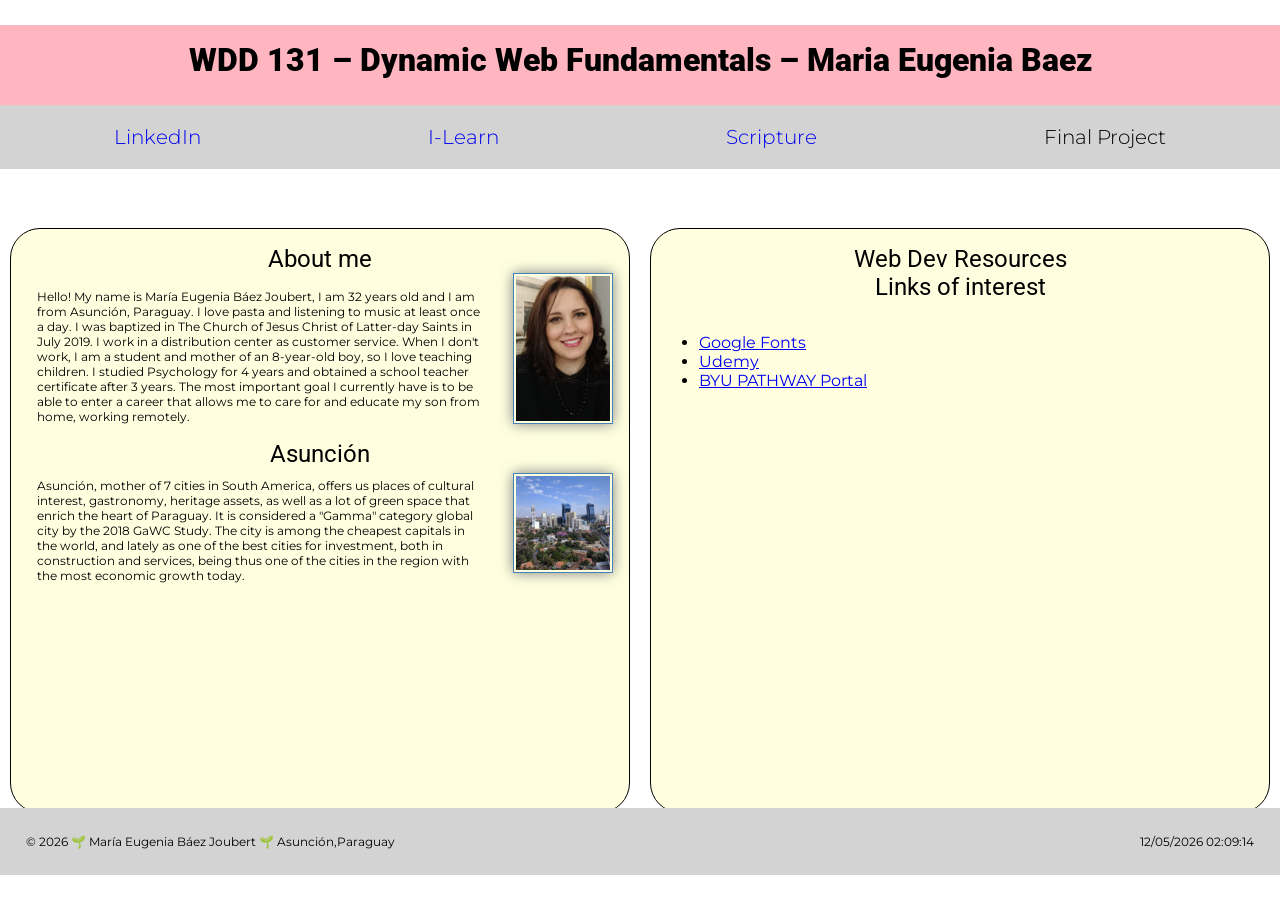
<file: index.html>
<!doctype html>
<html lang="en-US">
  <head>
    <meta charset="utf-8">
    <meta name="viewport" content="width=device-width">
    <title>WDD 131 - Dynamic Web Fundamentals - Maria Eugenia Baez</title>
    <link rel="stylesheet" href="styles/base.css">
    <meta name="description" content="This is the index page for WDD 131 – Dynamic Web Fundamentals, created by Maria Eugenia Baez. Learn more about her background, interests, and city of origin.">
    <meta name="author" content="María Eugenia Báez">
    <script defer src="scripts/getdates.js"></script>
  </head>
  <body>
    <header>
        <h1><span id="course-title">WDD 131 – Dynamic Web Fundamentals</span> – Maria Eugenia Baez</h1>
        <nav>
            <a href="https://www.linkedin.com/in/maría-eugenia-báez-joubert">LinkedIn</a>
            <a href="https://byui.instructure.com/">I-Learn</a>
            <a href="https://www.churchofjesuschrist.org/study/scriptures/bofm/enos/1?lang=spa">Scripture</a>
            <a>Final Project</a>
        </nav>
    </header>
    <main>
        <div class="container">
            <section class="card">
                <h2>About me</h2>
                <div class="about">
                    <p>Hello! My name is María Eugenia Báez Joubert, I am 32 years old and I am from Asunción, Paraguay.
                    I love pasta and listening to music at least once a day.
                    I was baptized in The Church of Jesus Christ of Latter-day Saints in July 2019. I work in a distribution center as customer service.
                    When I don't work, I am a student and mother of an 8-year-old boy, so I love teaching children.
                    I studied Psychology for 4 years and obtained a school teacher certificate after 3 years. The most important goal I currently have is to be able to enter a career that allows me to care for and educate my son from home, working remotely.</p>
                    <img class="aboutimage" src="images/profile.jpeg" alt="Hello, my name is Maria Eugenia" width="200"> 
                </div>   
                <h2>Asunción</h2>
                <div class="country">
                    <p>Asunción, mother of 7 cities in South America, offers us places of cultural interest, gastronomy, heritage assets, as well as a lot of green space that enrich the heart of Paraguay. It is considered a "Gamma" category global city by the 2018 GaWC Study. The city is among the cheapest capitals in the world, and lately as one of the best cities for investment, both in construction and services, being thus one of the cities in the region with the most economic growth today.</p>
                    <img class="countryimage" src="images/Asuncion.jpg" alt="Asunción landscape">
                </div>
            </section>
           
            <section class="card2">
                <h2>Web Dev Resources</h2>
                <h2>Links of interest</h2>
                <ul class="resources">
                    <li><a href="https://www.fonts.google.com" target="_blank">Google Fonts</a></li>
                    <li><a href="https://www.udemy.com/?utm_source=adwords&utm_medium=udemyads&utm_campaign=Branded-Topic_la.ES_cc.LATAM&campaigntype=Search&portfolio=BrandTopic&language=ES&product=Course&test=&audience=Keyword&topic=&priority=&utm_content=deal4584&utm_term=_._ag_122876139243_._ad_604231009895_._kw_cursos%20udemi_._de_c_._dm__._pl__._ti_kwd-981101928127_._li_1011782_._pd__._&matchtype=b&gad_source=1&gclid=Cj0KCQjwgL-3BhDnARIsAL6KZ69Gf1G2subRylRYyDjAL9Yqgz5Ic9U2nKDcVXAjUmNPHnoq2un6dIgaAiWtEALw_wcB" target="_blank">Udemy</a></li>
                    <li><a href="https://degreeportal.byupathway.org/?providerId=8389" target="_blank">BYU PATHWAY Portal</a></li>
                </ul>
            </section>
        </div>
    </main>
    <footer>
        <p>&copy; <span id="currentyear"></span> 🌱 María Eugenia Báez Joubert 🌱 Asunción,Paraguay</p>
        <p><span id="lastModified"></span></p>
    </footer>
  </body>
</html>
</file>
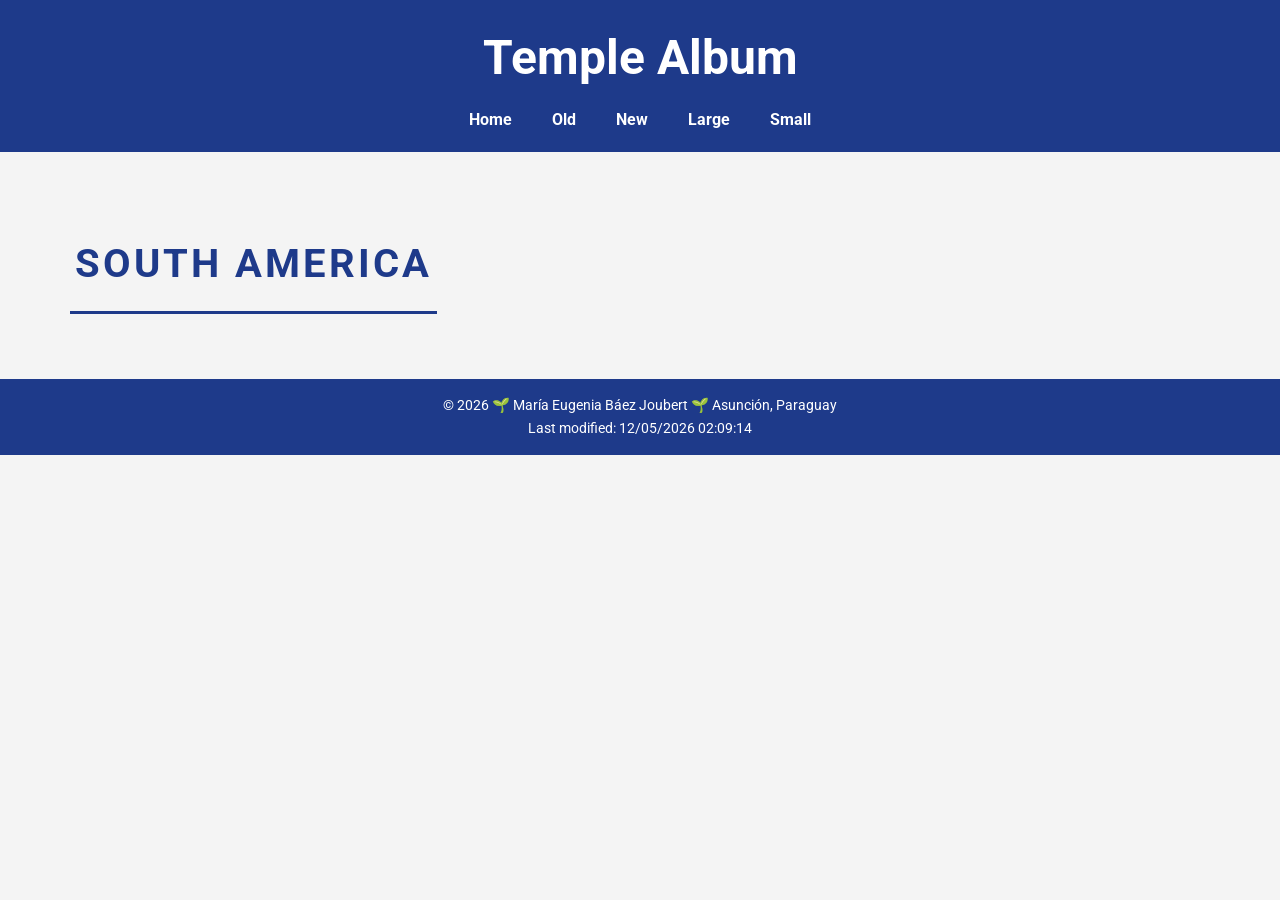
<file: filtered-temples.html>
<!DOCTYPE html>
<html lang="en-US">
<head>
    <meta charset="UTF-8">
    <meta name="viewport" content="width=device-width, initial-scale=1">
    <meta name="description" content="WDD 131. Dynamic Web Fundamentals. Maria Eugenia Baez temple album">
    <meta name="author" content="Maria Eugenia Baez">
    <title>Temple Album</title>
    <link rel="stylesheet" href="styles/filtered-temples.css">
    <link rel="stylesheet" href="styles/filtered-temples-large.css">
    <script defer src="scripts/filtered-temples.js"></script>
</head>
<body>
    <!-- Header Section -->
    <header>
        <h1>Temple Album</h1>
        <!-- Hamburger Button for Mobile View -->
        <button class="hamburger" id="hamburger-btn">&#9776;</button>
        <nav id="nav-menu">
            <ul>
                <li><a href="#">Home</a></li>
                <li><a href="#">Old</a></li>
                <li><a href="#">New</a></li>
                <li><a href="#">Large</a></li>
                <li><a href="#">Small</a></li>
            </ul>
        </nav>
    </header>
    <!-- Main Content Section -->
    <main>
        <h2>South America</h2>

    </main>
    <!-- Footer Section -->
    <footer>
        <p>&copy; <span id="currentyear"></span> 🌱 María Eugenia Báez Joubert 🌱 Asunción, Paraguay</p>
        <p>Last modified: <span id="lastModified"></span></p>
    </footer>
</body>
</html>
</file>
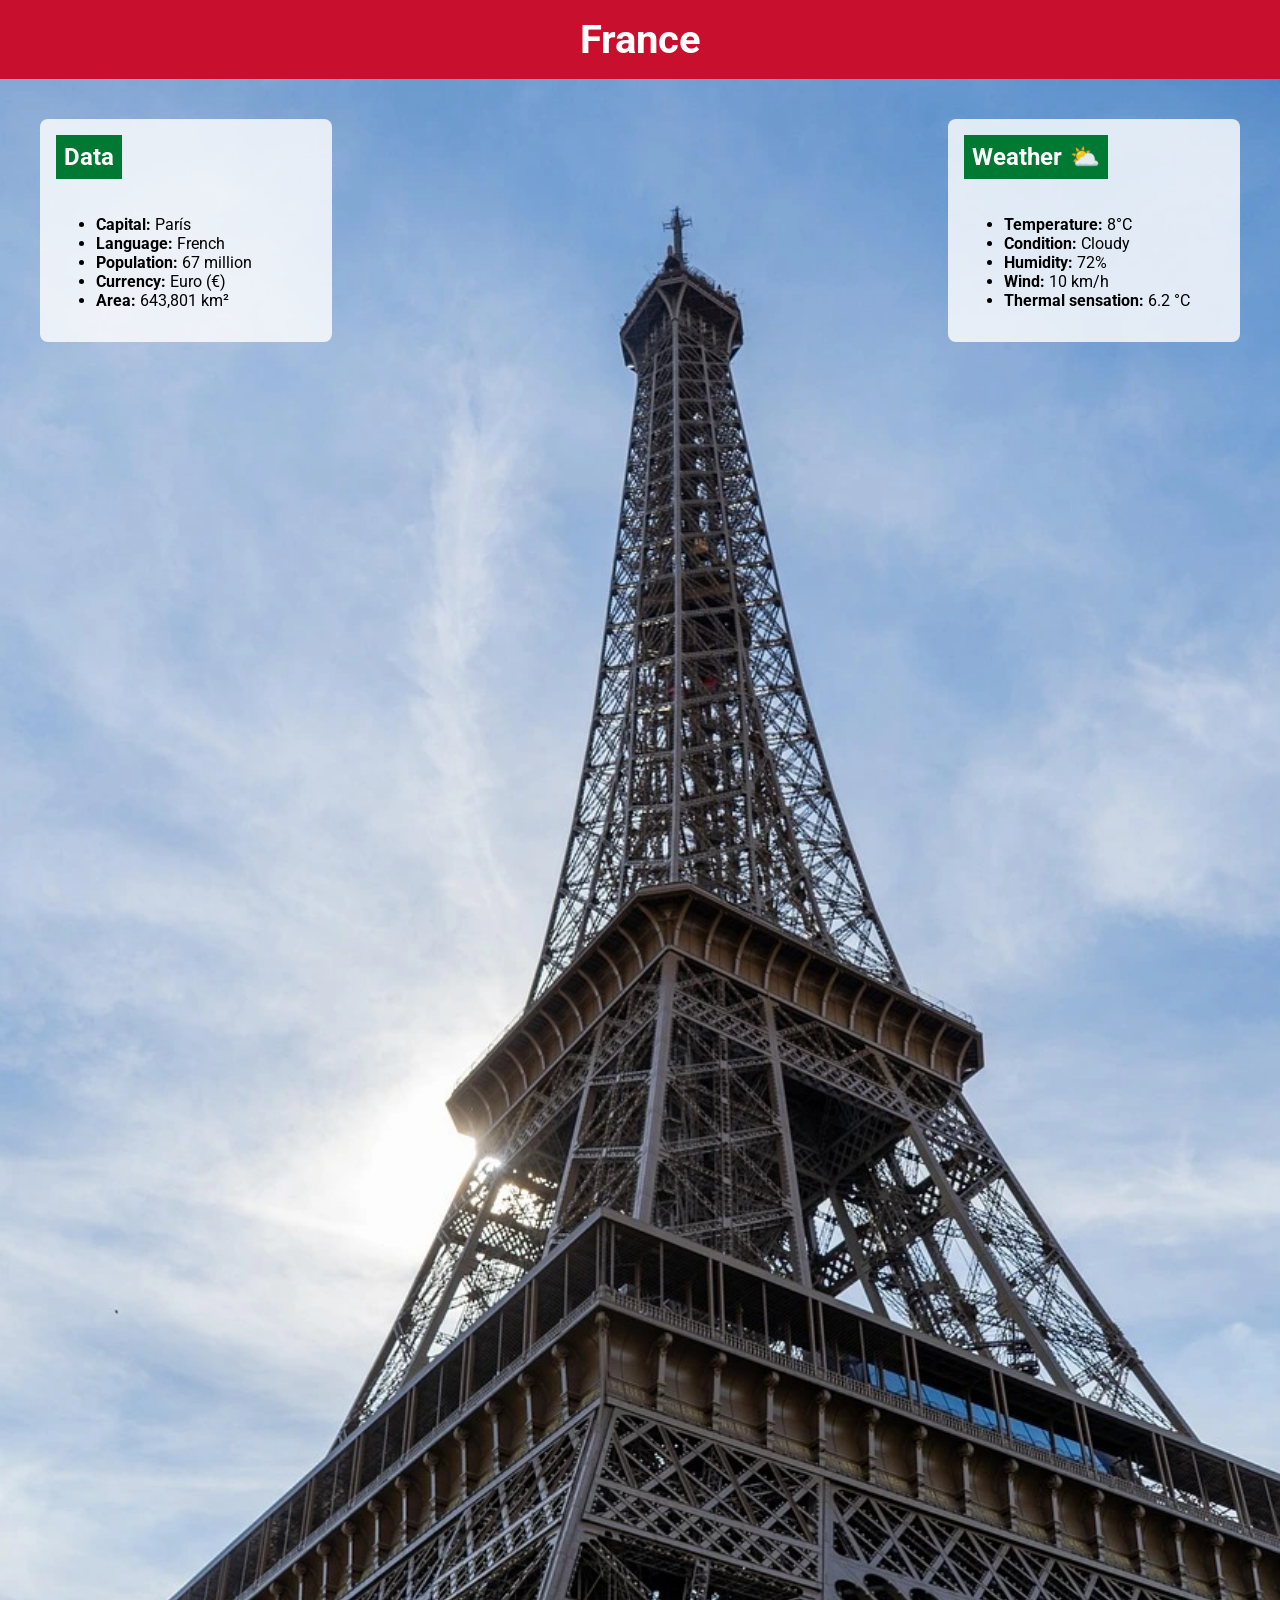
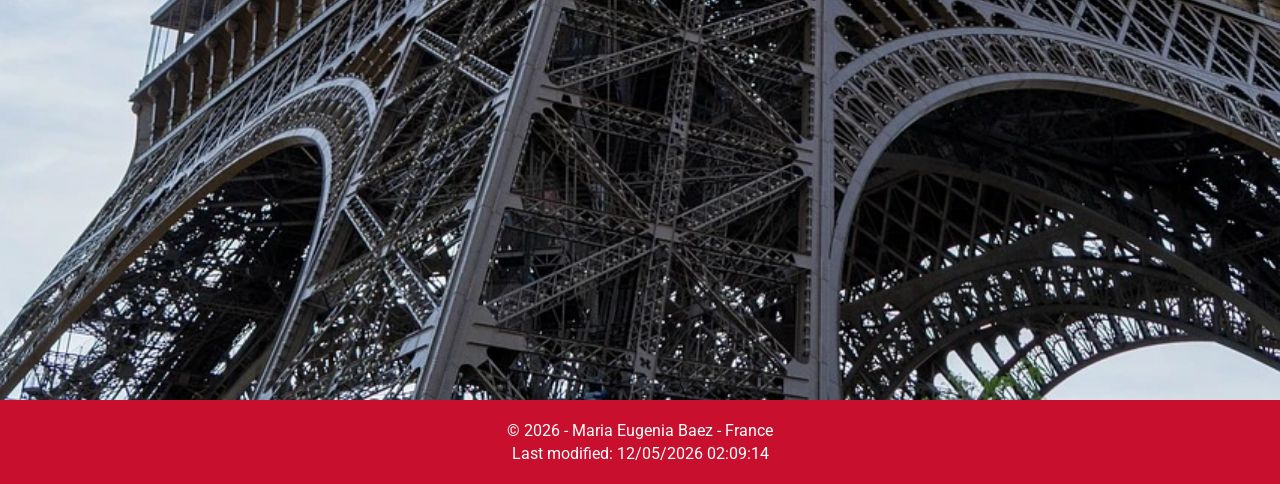
<file: place.html>
<!DOCTYPE html>
<html lang="en-US">
<head>
    <meta charset="utf-8">
    <meta name="viewport" content="width=device-width, initial-scale=1">
    <meta name="description" content="WDD 131. Dynamic Web Fundamentals. Maria Eugenia Baez country page">
    <meta name="author" content="Maria Eugenia Baez">
    <script defer src="scripts/place.js"></script>
    <title>Country page</title>

    <!-- Estilos -->
    <link rel="stylesheet" href="styles/place.css" media="screen and (max-width: 767px)">
    <link rel="stylesheet" href="styles/place-large.css" media="screen and (min-width: 768px)">
    <link href="https://fonts.googleapis.com/css2?family=Roboto&display=swap" rel="stylesheet">
</head>

<body>
    <header>
        <h1>France</h1>
    </header>

    <main>
        <!-- Imagen principal adaptable -->
        <picture>
            <source srcset="images/francia-desktop.webp" media="(min-width: 768px)">
            <source srcset="images/francia-mobile.webp" media="(max-width: 767px)">
            <img src="images/francia-mobile.webp" alt="Paisaje icónico de Francia" class="hero-img">
        </picture>

        <!-- Contenedor flexible -->
        <div class="info-container">
        <!-- Datos del país -->
            <section class="data">
                <h2>Data</h2>
                <ul>
                    <li><strong>Capital:</strong> París</li>
                    <li><strong>Language:</strong> French</li>
                    <li><strong>Population:</strong> 67 million</li>
                    <li><strong>Currency:</strong> Euro (€)</li>
                    <li><strong>Area:</strong> 643,801 km²</li>
                </ul>
            </section>
        <!-- Sección del clima -->
            <section class="weather">
                <h2>Weather</h2>
                <img class="weather-icon-mobile" src="images/cloudy.svg.svg" alt="Clima nublado">
                <ul>
                    <li><strong>Temperature:</strong> <span id="temp">8</span>°C</li>
                    <li><strong>Condition:</strong> Cloudy</li>
                    <li><strong>Humidity:</strong> 72%</li>
                    <li><strong>Wind:</strong> <span id="wind">10</span> km/h</li>
                    <li><strong>Thermal sensation:</strong> <span id="windchill">N/A</span></li>
                </ul>
            </section>
        </div>
    </main>
    <footer>
        <p>&copy; <span id="year"></span> - Maria Eugenia Baez - France</p>
        <p>Last modified: <span id="modDate"></span></p>
    </footer>
</body>
</html>
</file>
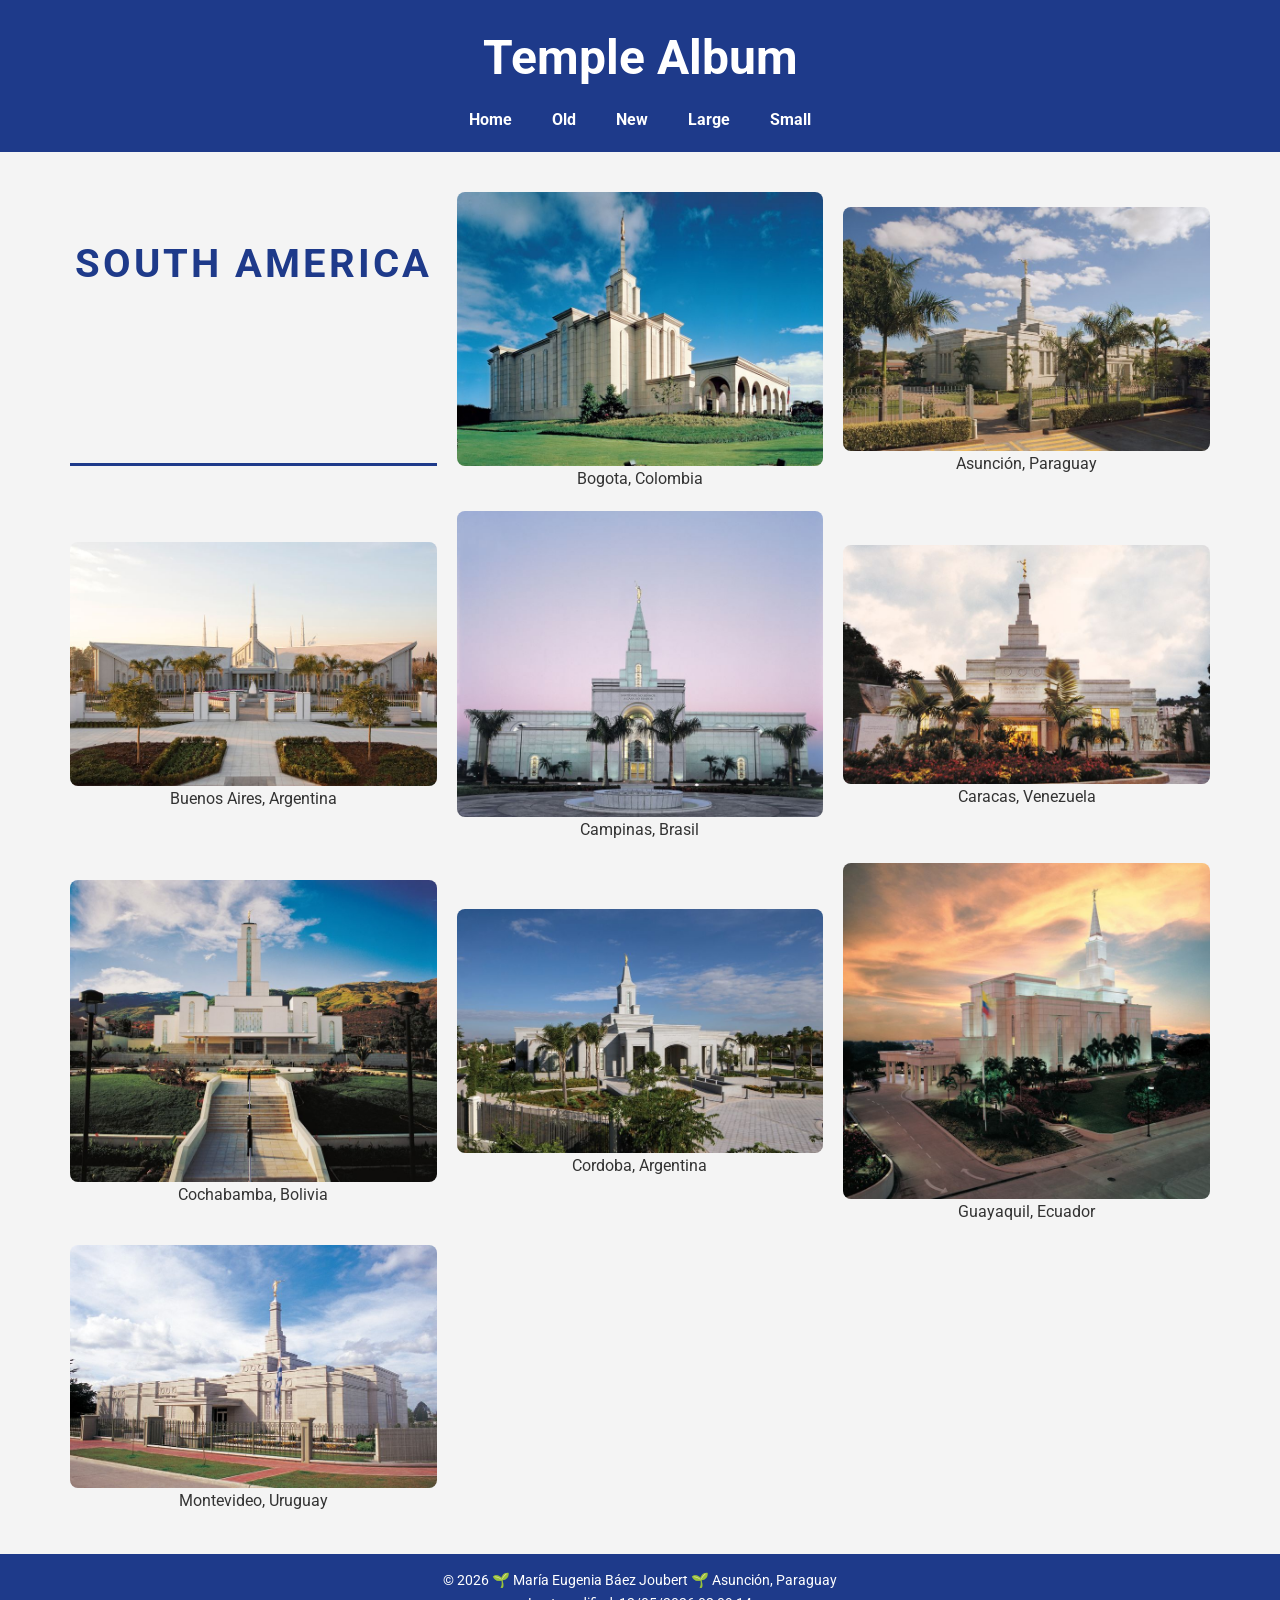
<file: temples.html>
<!DOCTYPE html>
<html lang="en-US">
<head>
    <meta charset="UTF-8">
    <meta name="viewport" content="width=device-width, initial-scale=1">
    <meta name="description" content="WDD 131. Dynamic Web Fundamentals. Maria Eugenia Baez temple album">
    <meta name="author" content="Maria Eugenia Baez">
    <title>Temple Album</title>
    <link rel="stylesheet" href="styles/temples.css">
    <link rel="stylesheet" href="styles/temples-large.css">
    <script defer src="scripts/temples.js"></script>
</head>
<body>
    <!-- Header Section -->
    <header>
        <h1>Temple Album</h1>
        <!-- Hamburger Button for Mobile View -->
        <button class="hamburger" id="hamburger-btn">&#9776;</button>
        <nav id="nav-menu">
            <ul>
                <li><a href="#">Home</a></li>
                <li><a href="#">Old</a></li>
                <li><a href="#">New</a></li>
                <li><a href="#">Large</a></li>
                <li><a href="#">Small</a></li>
            </ul>
        </nav>
    </header>
    <!-- Main Content Section -->
    <main>
        <h2>South America</h2>
        <!-- Temple 1 -->
        <figure>
            <img src="images/temple1.jpeg" alt="Temple of Bogota">
            <figcaption>Bogota, Colombia</figcaption>
        </figure>
        <!-- Temple 2 -->
        <figure>
            <img src="images/temple2.jpeg" alt="Temple of Asuncion">
            <figcaption>Asunción, Paraguay</figcaption>
        </figure>
        <!-- Temple 3 -->
        <figure>
            <img src="images/temple3.jpeg" alt="Temple of Buenos Aires">
            <figcaption>Buenos Aires, Argentina</figcaption>
        </figure>
        <!-- Temple 4 -->
        <figure>
            <img src="images/temple4.jpeg" alt="Temple of Campinas">
            <figcaption>Campinas, Brasil</figcaption>
        </figure>
        <!-- Temple 5 -->
        <figure>
            <img src="images/temple5.jpeg" alt="Temple of Caracas">
            <figcaption>Caracas, Venezuela</figcaption>
        </figure>
        <!-- Temple 6 -->
        <figure>
            <img src="images/temple6.jpeg" alt="Temple of Cochabamba">
            <figcaption>Cochabamba, Bolivia</figcaption>
        </figure>
        <!-- Temple 7 -->
        <figure>
            <img src="images/temple7.jpeg" alt="Temple of Cordoba">
            <figcaption>Cordoba, Argentina</figcaption>
        </figure>
        <!-- Temple 8 -->
        <figure>
            <img src="images/temple8.jpeg" alt="Temple of Guayaquil">
            <figcaption>Guayaquil, Ecuador</figcaption>
        </figure>
        <!-- Temple 9 -->
        <figure>
            <img src="images/temple9.jpeg" alt="Temple of Montevideo">
            <figcaption>Montevideo, Uruguay</figcaption>
        </figure>
    </main>
    <!-- Footer Section -->
    <footer>
        <p>&copy; <span id="currentyear"></span> 🌱 María Eugenia Báez Joubert 🌱 Asunción, Paraguay</p>
        <p>Last modified: <span id="lastModified"></span></p>
    </footer>
</body>
</html>
</file>
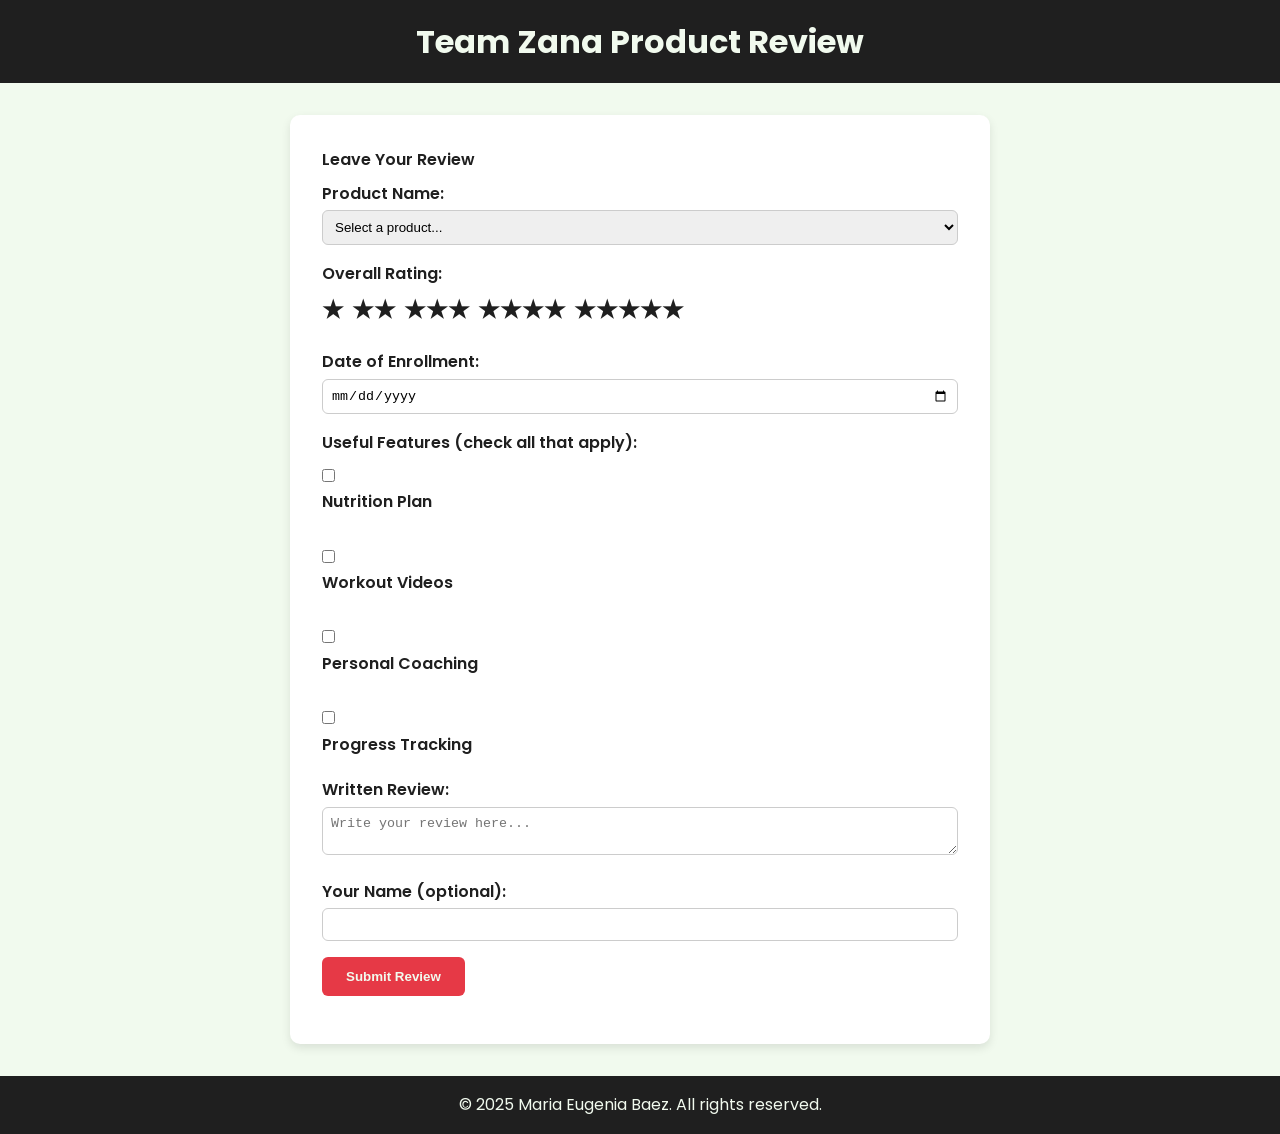
<file: project/form.html>
<!DOCTYPE html>
<html lang="en">
<head>
    <meta charset="UTF-8">
    <meta name="viewport" content="width=device-width, initial-scale=1.0">
    <title>Team Zana | Product Review Form</title>
    <link rel="stylesheet" href="styles/form.css">
    <link rel="stylesheet" href="styles/form-large.css" media="screen and (min-width: 768px)">
    <script defer src="scripts/form.js"></script>
</head>
<body>
    <header>
        <h1>Team Zana Product Review</h1>
    </header>

    <main>
        <form action="review.html" method="get" id="reviewForm">
            <fieldset>
                <legend>Leave Your Review</legend>

                <!-- Product Name -->
                <label for="productName">Product Name:</label>
                <select id="productName" name="productName" required>
                    <option value="" disabled selected>Select a product...</option>
                </select>

                <!-- Overall Rating -->
                <label>Overall Rating:</label>
                <div class="rating">
                    <input type="radio" id="rate1" name="rating" value="1" required>
                    <label for="rate1">★</label>

                    <input type="radio" id="rate2" name="rating" value="2">
                    <label for="rate2">★★</label>

                    <input type="radio" id="rate3" name="rating" value="3">
                    <label for="rate3">★★★</label>

                    <input type="radio" id="rate4" name="rating" value="4">
                    <label for="rate4">★★★★</label>

                    <input type="radio" id="rate5" name="rating" value="5">
                    <label for="rate5">★★★★★</label>
                </div>

                <!-- Date of Enrollment -->
                <label for="installDate">Date of Enrollment:</label>
                <input type="date" id="installDate" name="installDate" required>

                <!-- Useful Features -->
                <fieldset>
                    <legend>Useful Features (check all that apply):</legend>
                    <input type="checkbox" id="feature1" name="features" value="Nutrition Plan">
                    <label for="feature1">Nutrition Plan</label><br>

                    <input type="checkbox" id="feature2" name="features" value="Workout Videos">
                    <label for="feature2">Workout Videos</label><br>

                    <input type="checkbox" id="feature3" name="features" value="Personal Coaching">
                    <label for="feature3">Personal Coaching</label><br>

                    <input type="checkbox" id="feature4" name="features" value="Progress Tracking">
                    <label for="feature4">Progress Tracking</label>
                </fieldset>

                <!-- Written Review -->
                <label for="reviewText">Written Review:</label>
                <textarea id="reviewText" name="reviewText" placeholder="Write your review here..."></textarea>

                <!-- User Name -->
                <label for="userName">Your Name (optional):</label>
                <input type="text" id="userName" name="userName">

                <!-- Submit Button -->
                <input type="submit" value="Submit Review">
            </fieldset>
        </form>
    </main>

    <footer>
        <p>&copy; 2025 Maria Eugenia Baez. All rights reserved.</p>
    </footer>
</body>
</html>
</file>
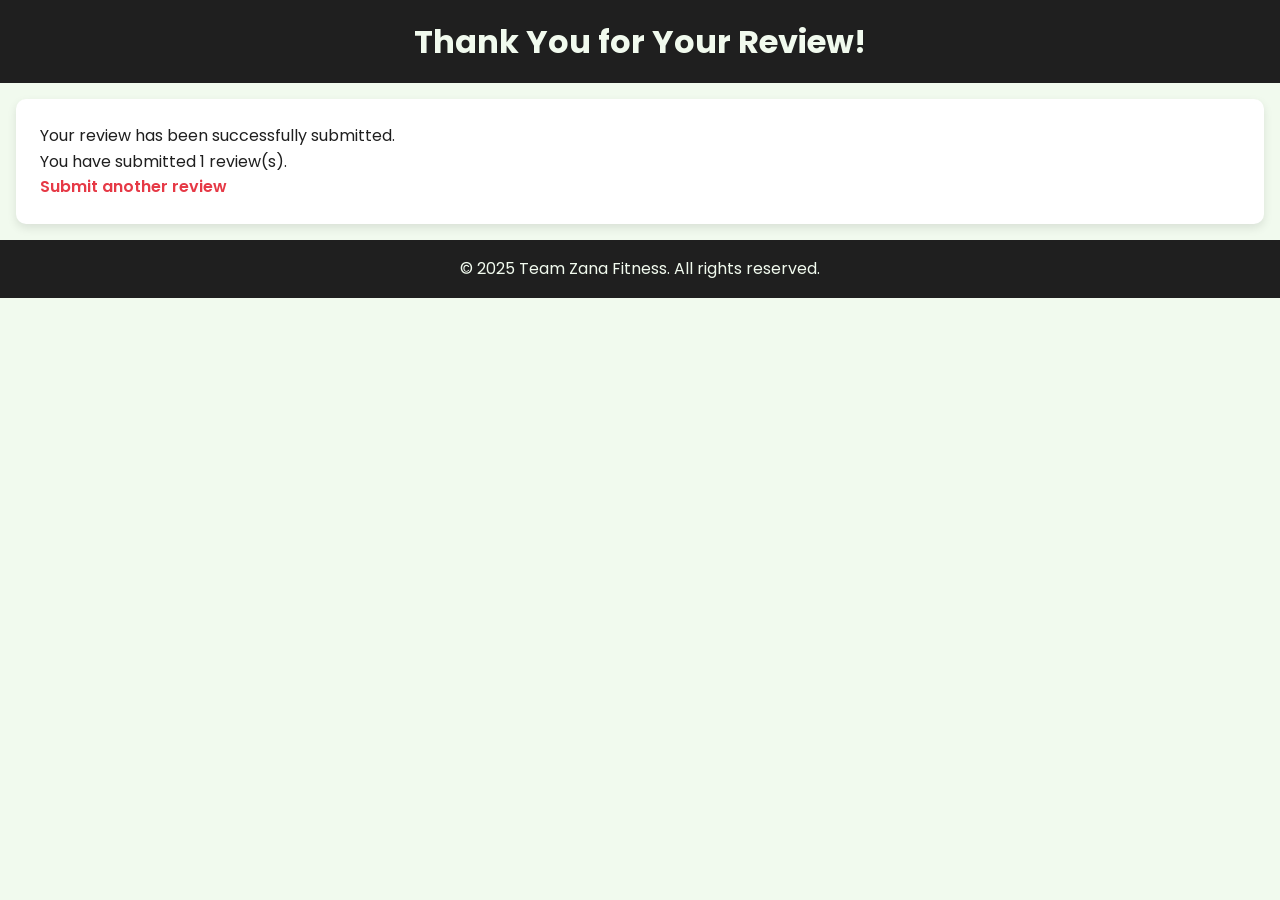
<file: project/review.html>
<!DOCTYPE html>
<html lang="en">
<head>
    <meta charset="UTF-8">
    <meta name="viewport" content="width=device-width, initial-scale=1.0">
    <title>Review Submitted</title>
    <link rel="stylesheet" href="styles/form.css">
    <script defer>
        document.addEventListener('DOMContentLoaded', () => {
            let counter = localStorage.getItem('reviewCount') || 0;
            counter++;
            localStorage.setItem('reviewCount', counter);
            document.getElementById('count').textContent = counter;
        });
    </script>
</head>
<body>
    <header>
        <h1>Thank You for Your Review!</h1>
    </header>
    <main>
        <p>Your review has been successfully submitted.</p>
        <p>You have submitted <span id="count"></span> review(s).</p>
        <a href="form.html">Submit another review</a>
    </main>
    <footer>
        <p>&copy; 2025 Team Zana Fitness. All rights reserved.</p>
    </footer>
</body>
</html>
</file>
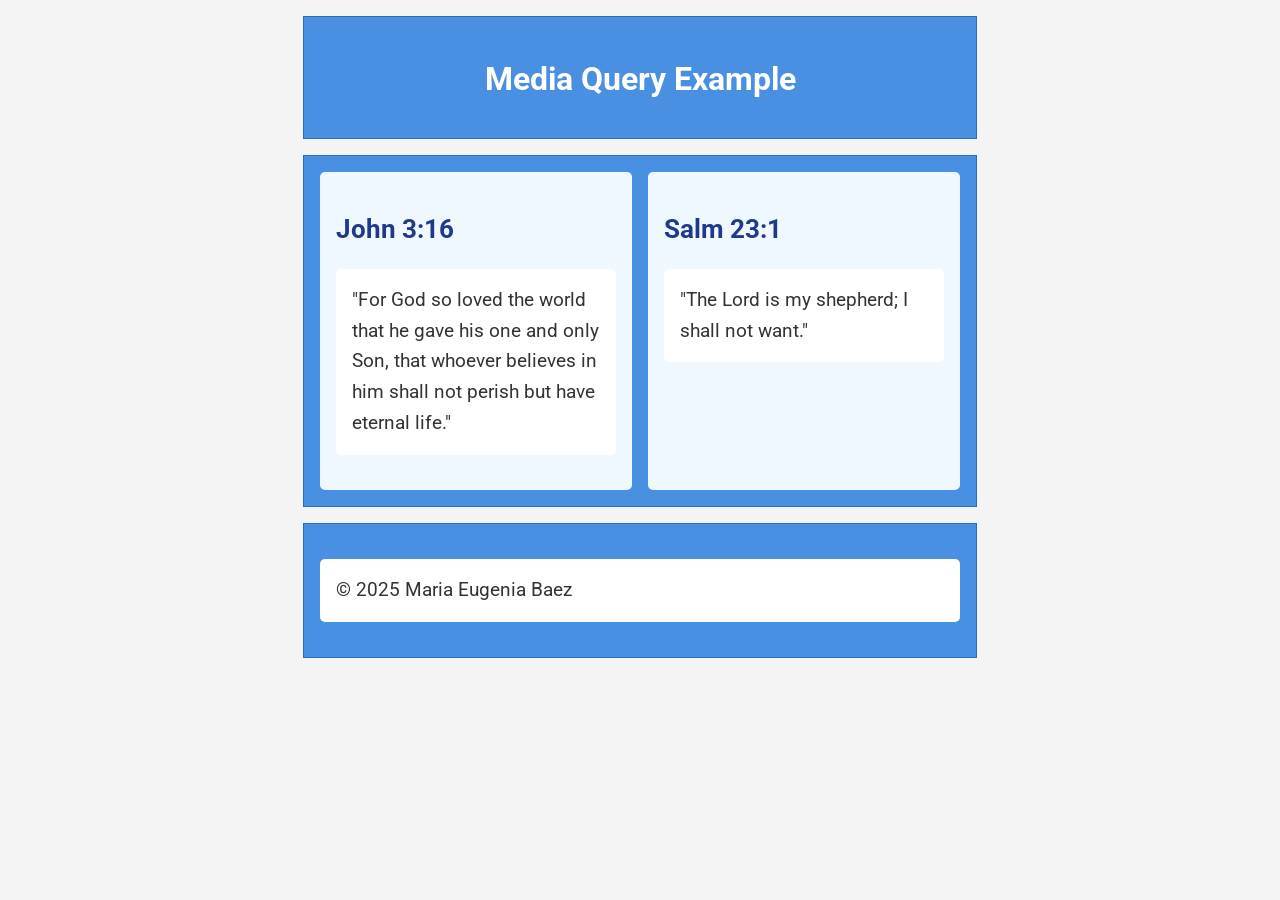
<file: week02/media-query.html>
<!DOCTYPE html>
<html lang="en">
<head>
    <meta charset="UTF-8">
    <meta name="viewport" content="width=device-width, initial-scale=1">
    <title>WDD 131 - Media Query Example</title>
    <meta name="description" content="An example demonstrating the use of media queries in CSS">
    <meta name="author" content="Maria Eugenia Baez">
    
    <!-- Link to Google Font - Roboto -->
    <link href="https://fonts.googleapis.com/css2?family=Roboto:wght@400;700&display=swap" rel="stylesheet">
    
    <!-- Link to External CSS Files -->
    <link rel="stylesheet" href="styles/media-query.css">
    <link rel="stylesheet" href="styles/media-query-large.css">
</head>
<body>
    <header>
        <h1>Media Query Example</h1>
    </header>

    <main>
        <section>
            <h2>John 3:16</h2>
            <p>"For God so loved the world that he gave his one and only Son, that whoever believes in him shall not perish but have eternal life."</p>
        </section>

        <section>
            <h2>Salm 23:1</h2>
            <p>"The Lord is my shepherd; I shall not want."</p>
        </section>
    </main>

    <footer>
        <p>&copy; 2025 Maria Eugenia Baez</p>
    </footer>
</body>
</html>
</file>
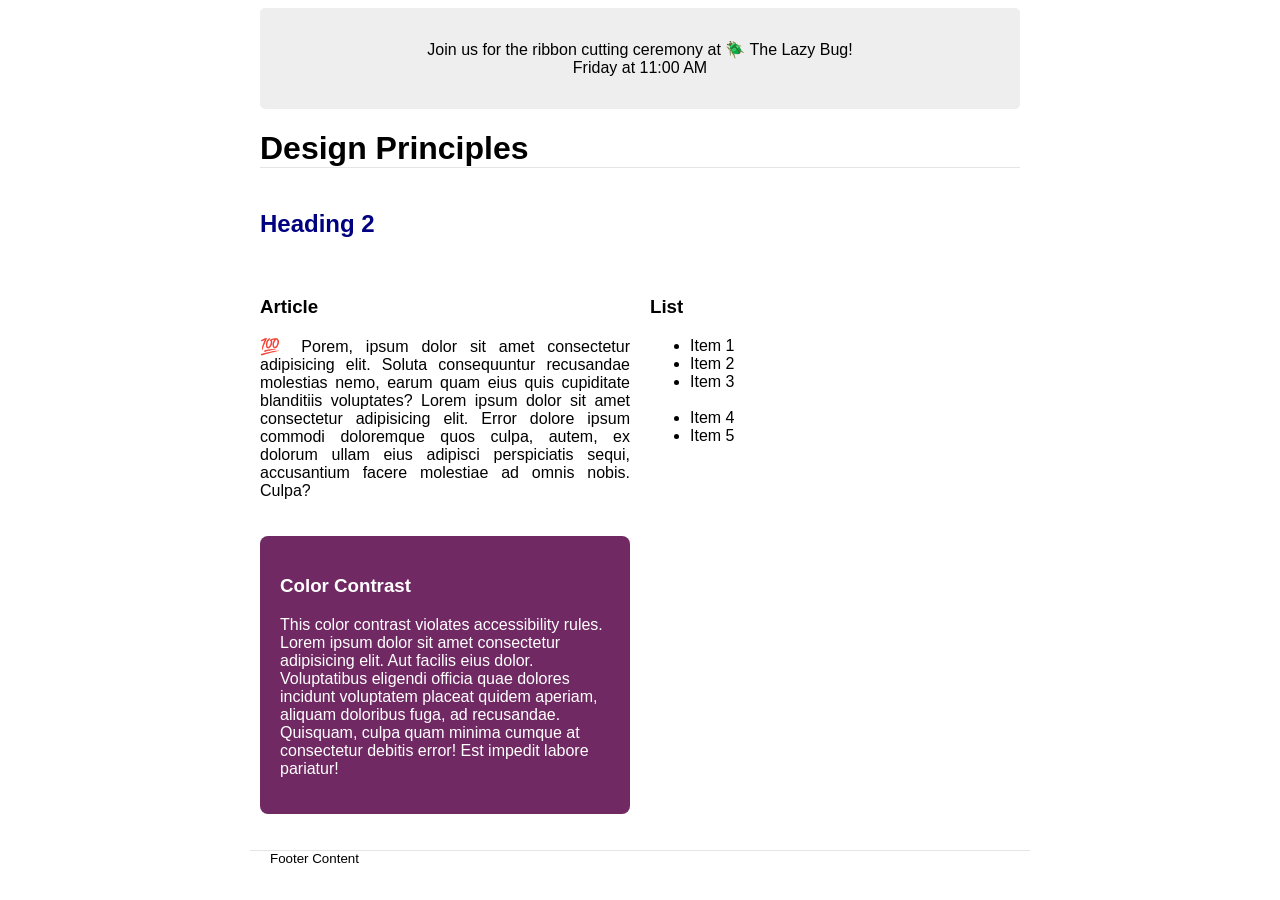
<file: week03/design.html>
<!DOCTYPE html>
<html lang="en">
<head>
    <meta charset="UTF-8">
    <meta name="viewport" content="width=device-width, initial-scale=1.0">
    <title>Document</title>
    <link rel="stylesheet" href="styles/design.css">
</head>
<body>
    <header>
        <div class="banner">
            <p>Join us for the ribbon cutting ceremony at 🪲 The Lazy Bug!<br>Friday at 11:00 AM</p>
        </div>
        <h1>Design Principles</h1>
    </header>
    <main>
        <h2>Heading 2</h2>
        <section>
            <h3>Article</h3>
            <article>
                <p>💯 Porem, ipsum dolor sit amet consectetur adipisicing elit. Soluta consequuntur recusandae molestias nemo, earum quam eius quis cupiditate blanditiis voluptates? Lorem ipsum dolor sit amet consectetur adipisicing elit. Error dolore ipsum commodi doloremque quos culpa, autem, ex dolorum ullam eius adipisci perspiciatis sequi, accusantium facere molestiae ad omnis nobis. Culpa?</p>
            </article>
        </section>
        <section>
            <h3>List</h3>
            <ul>
                <li>Item 1</li>
                <li>Item 2</li>
                <li>Item 3<br><br></li>
                <li>Item 4</li>
                <li>Item 5</li>
            </ul>
        </section>
        <div class="callout">
            <h3>Color Contrast</h3>
            <p>This color contrast violates accessibility rules. Lorem ipsum dolor sit amet consectetur adipisicing elit. Aut facilis eius dolor. Voluptatibus eligendi officia quae dolores incidunt voluptatem placeat quidem aperiam, aliquam doloribus fuga, ad recusandae. Quisquam, culpa quam minima cumque at consectetur debitis error! Est impedit labore pariatur!</p>
        </div>
    </main>
    <footer>
        Footer Content
    </footer> 
</body>
</html>
</file>
<file: styles/base.css>
@import url('https://fonts.googleapis.com/css2?family=Montserrat:ital,wght@0,100..900;1,100..900&family=Roboto:wght@100;400&display=swap');

:root {
    --main-bg: lightyellow;
    --header-bg: lightpink;
    --nav-bg: lightgray;
    --font-main: 'Montserrat', sans-serif;
    --font-title: 'Roboto', sans-serif;
}

* {
    margin: 0;
    padding: 0;
    box-sizing: border-box;
}

body {
    display: flex;
    flex-direction: column;
    min-height: 100vh;
    font-family: var(--font-main);
}

header, main, footer {
    max-width: 1280px;
    margin: auto;
    width: 100%;
}

header {
    background: var(--header-bg);
}

h1 {
    font-family: var(--font-title);
    font-weight: 900;
    text-align: center;
    background-color: var(--header-bg);
    margin-bottom: 10px;
    padding: 1rem;
}

h2 {
    font-family: var(--font-title);
    font-weight: 400;
    text-align: center;
}

img {
    width: 150px;
    height: auto;
    border: 1px solid steelblue;
    padding: 2px;
    box-shadow: 0 0 13px gray;
}

p {
    margin: 0;
    padding: 10px;
    font-family: var(--font-main);
    font-style: normal;
    font-weight: 400;
    font-size: 12px;
}

.container {
    display: flex;
    width: 100%;
    font-family: var(--font-main);
    height: 60vh;  
    border-radius: 30px; 
}

.card img {
    width: 100px;
    float: right;
    margin: 0 0 1rem 1rem;
}

.card {
    display: flex;
    background-color: var(--main-bg);
    flex: 1;
    height: 65vh;
    flex-direction: column;
    border: 1px solid #000;
    border-radius: 30px;
    margin: 10px;
    padding: 1rem;
}

.card2 {
    display: flex;
    background-color: var(--main-bg);
    text-align: left;
    flex-direction: column;
    flex: 1;
    height: 65vh;
    border: 1px solid #000;
    border-radius: 30px;
    margin: 10px;
    padding: 1rem;
}

.resources {
    align-items: center;
    padding: 2rem;
}

.about {
    display: flex;
    align-items: center;
}

.country {
    display: flex;
    align-items: center;
}

.countryimage {
    width: 350px;
}

nav {
    display: flex;
    background: var(--nav-bg);
    justify-content: space-around;
    padding: 0;
    margin: 0;
}

nav a {
    display: flex;
    padding: 20px;
    font-family: var(--font-main);
    font-weight: 300;
    text-decoration: none;
    font-size: 20px;
    border-radius: 10px;
}

nav a:hover {
    background-color: #fcf7de;
    color: #484029;
}

footer {
    display: flex;
    background-color: lightgrey;
    align-items: center;
    justify-content: space-between;
    padding: 1rem;
    width: 100%;
    margin-top: auto;
    position: relative;
}
</file>
<file: styles/filtered-temples.css>
* {
    margin: 0;
    padding: 0;
    box-sizing: border-box;
}

body {
    font-family: 'Roboto', sans-serif;
    background-color: #f4f4f4;
    color: #333;
    line-height: 1.6;
}

header {
    background-color: #1e3a8a;
    color: #fff;
    padding: 10px;
    text-align: center;
}

h1 {
    font-size: 2rem;
    margin-bottom: 10px;
}

h2 {
    font-size: 1.5rem;
    color: #333; 
    text-align: center; 
    margin-top: 20px; 
    margin-bottom: 15px;
    font-weight: 600; 
    text-transform: uppercase; 
    letter-spacing: 1px; 
    border-bottom: 2px solid #1e3a8a;
    padding-bottom: 10px; 
}

/* Navigation */
nav ul {
    display: flex;
    justify-content: center;
    list-style: none;
    padding: 0;
}

nav ul li {
    margin: 0 15px;
}

nav ul li a {
    text-decoration: none;
    color: #fff;
    font-weight: bold;
}

nav ul li a:hover {
    color: #ffbb33;
}

/* Hamburger Menu */
.hamburger {
    display: none;
    font-size: 30px;
    background: none;
    border: none;
    color: white;
    cursor: pointer;
}

/* Show Hamburger on Mobile */
@media (max-width: 768px) {
    .hamburger {
        display: block;
        position: absolute;
        right: 20px;
        top: 20px;
    }

    nav ul {
        display: none;
        flex-direction: column;
        position: absolute;
        top: 60px;
        right: 0;
        background-color: #1e3a8a;
        width: 100%;
        text-align: center;
        padding: 0; /* Reset padding to ensure it fits properly */
    }

    nav ul li {
        margin: 20px 0;
    }

    nav ul.show {
        display: flex;
    }

    h2 {
        font-size: 2rem;
        color: #1e3a8a;
        margin-top: 30px;
        margin-bottom: 20px;
        font-weight: 700;
    }
}

/* Main Content Section */
main {
    max-width: 1000px;
    margin: 20px auto;
    padding: 0 10px;
}

/* Footer */
footer {
    background-color: #1e3a8a;
    color: #fff;
    padding: 15px;
    text-align: center;
    font-size: 0.9rem;
}
</file>
<file: styles/filtered-temples-large.css>
@import url('https://fonts.googleapis.com/css2?family=Roboto:wght@400;700&display=swap'); /* Fuente de Google */

* {
    margin: 0;
    padding: 0;
    box-sizing: border-box;
}

body {
    font-family: 'Roboto', sans-serif;
    background-color: #f4f4f4;
    color: #333;
    line-height: 1.6;
}

header {
    background-color: #1e3a8a;
    color: #fff;
    padding: 20px;
    text-align: center;
}

h1 {
    font-size: 3rem;
    margin-bottom: 10px;
}

h2 {
    font-size: 2rem; 
    color: #1e3a8a;
    text-align: center;
    margin-top: 40px;
    margin-bottom: 25px;
    font-weight: 700;
    text-transform: uppercase;
    letter-spacing: 2px;
    border-bottom: 3px solid #1e3a8a;
    padding-bottom: 15px;
}

nav ul {
    display: flex;
    justify-content: center;
    list-style: none;
    padding: 0;
}

nav ul li {
    margin: 0 20px;
}

nav ul li a {
    text-decoration: none;
    color: #fff;
    font-weight: bold;
    transition: color 0.3s ease;
}

nav ul li a:hover {
    color: #ffbb33;
}

main {
    max-width: 1200px; /* Ancho más grande */
    margin: 40px auto;
    padding: 0 30px;
}

/* Diseño en cuadrícula para pantallas grandes */
main {
    display: grid;
    grid-template-columns: repeat(3, 1fr); /* Tres columnas para pantallas grandes */
    gap: 20px;
}

main figure {
    display: flex;
    flex-direction: column;
    justify-content: center;
    align-items: center;
}

main figure img {
    width: 100%;
    height: auto;
    border-radius: 8px;
    transition: transform 0.3s ease;
}

main figure img:hover {
    transform: scale(1.05); /* Efecto de escala al pasar el mouse */
}

figcaption {
    font-size: 1rem;
}

@media (min-width: 1024px) {
    h2 {
        font-size: 2.5rem; 
        letter-spacing: 3px;
    }
}
</file>
<file: styles/place.css>
:root {
    --main-bg: #c8102e;
    --accent: #007a33;
    --text: #fff;
    --box-bg: rgba(255, 255, 255, 0.8);
    --font: 'Roboto', sans-serif;
  }
  
  body {
    font-family: var(--font);
    margin: 0;
    padding: 0;
    background-color: var(--main-bg);
    color: #000;
  }
  
  header, footer {
    background-color: var(--main-bg);
    color: var(--text);
    text-align: center;
    padding: 1rem;
  }
  
  h1 {
    margin: 0;
  }
  
  main picture img {
    width: 100%;
    height: auto;
    display: block;
  }
  
  .data,
  .weather {
    background-color: var(--box-bg);
    padding: 1rem;
    margin: 1rem;
    border-radius: 8px;
  }
  
  .data h2,
  .weather h2 {
    background-color: var(--accent);
    color: white;
    padding: 0.5rem;
    margin-top: 0;
  }
  
  .weather-icon-mobile {
    width: 40px;
    height: auto;
    display: block;
    margin: 0.5rem 0;
  }
  
  footer p {
    margin: 0.2rem;
  }

  .icon-desktop {
    display: none;
  }
</file>
<file: styles/place-large.css>
:root {
    --main-bg: #c8102e;
    --accent: #007a33;
    --text: #fff;
    --box-bg: rgba(255, 255, 255, 0.8);
    --font: 'Roboto', sans-serif;
  }
  
  body {
    font-family: var(--font);
    margin: 0;
    background-color: var(--main-bg);
    color: #000;
  }
  
  header, footer {
    background-color: var(--main-bg);
    color: var(--text);
    text-align: center;
    padding: 1rem;
  }
  
  h1 {
    margin: 0;
    font-size: 2.5rem;
  }
  
  main {
    position: relative;
  }
  
  picture img {
    width: 100%;
    height: auto;
    display: block;
  }
  
  .data, .weather {
    position: absolute;
    background-color: var(--box-bg);
    padding: 1rem;
    border-radius: 8px;
    width: 260px;
  }
  
  .data {
    top: 40px;
    left: 40px;
  }
  
  .weather {
    top: 40px;
    right: 40px;
  }
  
  .data h2,
  .weather h2 {
    background-color: var(--accent);
    color: white;
    padding: 0.5rem;
    margin-top: 0;
    display: inline-block;
  }
  
  .weather h2::after {
    content: '⛅';
    margin-left: 0.5rem;
  }
  
  .weather-icon-mobile {
    display: none; 
  }
  
  footer {
    padding: 1rem;
  }
  
  footer p {
    margin: 0.3rem;
  }
</file>
<file: styles/temples.css>
* {
    margin: 0;
    padding: 0;
    box-sizing: border-box;
}

body {
    font-family: 'Roboto', sans-serif;
    background-color: #f4f4f4;
    color: #333;
    line-height: 1.6;
}

header {
    background-color: #1e3a8a;
    color: #fff;
    padding: 10px;
    text-align: center;
}

h1 {
    font-size: 2rem;
    margin-bottom: 10px;
}

h2 {
    font-size: 1.5rem;
    color: #333; 
    text-align: center; 
    margin-top: 20px; 
    margin-bottom: 15px;
    font-weight: 600; 
    text-transform: uppercase; 
    letter-spacing: 1px; 
    border-bottom: 2px solid #1e3a8a;
    padding-bottom: 10px; 
}

/* Navigation */
nav ul {
    display: flex;
    justify-content: center;
    list-style: none;
    padding: 0;
}

nav ul li {
    margin: 0 15px;
}

nav ul li a {
    text-decoration: none;
    color: #fff;
    font-weight: bold;
}

nav ul li a:hover {
    color: #ffbb33;
}

/* Hamburger Menu */
.hamburger {
    display: none;
    font-size: 30px;
    background: none;
    border: none;
    color: white;
    cursor: pointer;
}

/* Show Hamburger on Mobile */
@media (max-width: 768px) {
    .hamburger {
        display: block;
        position: absolute;
        right: 20px;
        top: 20px;
    }

    nav ul {
        display: none;
        flex-direction: column;
        position: absolute;
        top: 60px;
        right: 0;
        background-color: #1e3a8a;
        width: 100%;
        text-align: center;
        padding: 0; /* Reset padding to ensure it fits properly */
    }

    nav ul li {
        margin: 20px 0;
    }

    nav ul.show {
        display: flex;
    }

    h2 {
        font-size: 2rem;
        color: #1e3a8a;
        margin-top: 30px;
        margin-bottom: 20px;
        font-weight: 700;
    }
}

/* Main Content Section */
main {
    max-width: 1000px;
    margin: 20px auto;
    padding: 0 10px;
}

/* Footer */
footer {
    background-color: #1e3a8a;
    color: #fff;
    padding: 15px;
    text-align: center;
    font-size: 0.9rem;
}
</file>
<file: styles/temples-large.css>
@import url('https://fonts.googleapis.com/css2?family=Roboto:wght@400;700&display=swap'); /* Fuente de Google */

* {
    margin: 0;
    padding: 0;
    box-sizing: border-box;
}

body {
    font-family: 'Roboto', sans-serif;
    background-color: #f4f4f4;
    color: #333;
    line-height: 1.6;
}

header {
    background-color: #1e3a8a;
    color: #fff;
    padding: 20px;
    text-align: center;
}

h1 {
    font-size: 3rem;
    margin-bottom: 10px;
}

h2 {
    font-size: 2rem; 
    color: #1e3a8a;
    text-align: center;
    margin-top: 40px;
    margin-bottom: 25px;
    font-weight: 700;
    text-transform: uppercase;
    letter-spacing: 2px;
    border-bottom: 3px solid #1e3a8a;
    padding-bottom: 15px;
}

nav ul {
    display: flex;
    justify-content: center;
    list-style: none;
    padding: 0;
}

nav ul li {
    margin: 0 20px;
}

nav ul li a {
    text-decoration: none;
    color: #fff;
    font-weight: bold;
    transition: color 0.3s ease;
}

nav ul li a:hover {
    color: #ffbb33;
}

main {
    max-width: 1200px; /* Ancho más grande */
    margin: 40px auto;
    padding: 0 30px;
}

/* Diseño en cuadrícula para pantallas grandes */
main {
    display: grid;
    grid-template-columns: repeat(3, 1fr); /* Tres columnas para pantallas grandes */
    gap: 20px;
}

main figure {
    display: flex;
    flex-direction: column;
    justify-content: center;
    align-items: center;
}

main figure img {
    width: 100%;
    height: auto;
    border-radius: 8px;
    transition: transform 0.3s ease;
}

main figure img:hover {
    transform: scale(1.05); /* Efecto de escala al pasar el mouse */
}

figcaption {
    font-size: 1rem;
}

@media (min-width: 1024px) {
    h2 {
        font-size: 2.5rem; 
        letter-spacing: 3px;
    }
}
</file>
<file: project/styles/form.css>
@import url('https://fonts.googleapis.com/css2?family=Poppins:wght@300;400;600;700&display=swap');

* {
    box-sizing: border-box;
    margin: 0;
    padding: 0;
}

body {
    font-family: 'Poppins', sans-serif;
    background-color: #F1FAEE;
    color: #1F1F1F;
    line-height: 1.6;
}

header, footer {
    background-color: #1F1F1F;
    color: #F1FAEE;
    text-align: center;
    padding: 1rem 0;
}

main {
    max-width: 100%;
    margin: 1rem;
    background-color: #fff;
    padding: 1.5rem;
    border-radius: 10px;
    box-shadow: 0 4px 10px rgba(0,0,0,0.1);
}

form fieldset { border: none; margin-bottom: 1rem; }
form label { display: block; margin-bottom: 0.25rem; font-weight: 600; }
input[type="text"], input[type="date"], select, textarea {
    width: 100%;
    padding: 0.5rem;
    border-radius: 6px;
    border: 1px solid #ccc;
    margin-bottom: 1rem;
}

.rating { display: flex; gap: 0.5rem; margin-bottom: 1rem; }
.rating input[type="radio"] { display: none; }
.rating label { font-size: 1.2rem; cursor: pointer; }
.rating input[type="radio"]:checked ~ label,
.rating label:hover,
.rating label:hover ~ label { color: #E63946; }

fieldset legend { font-weight: 600; margin-bottom: 0.5rem; }
fieldset label { display: block; margin-bottom: 0.25rem; }

input[type="submit"] {
    background-color: #E63946;
    color: #F1FAEE;
    padding: 0.75rem;
    border: none;
    border-radius: 6px;
    cursor: pointer;
    font-weight: 700;
    width: 100%;
    transition: background 0.3s ease;
}

input[type="submit"]:hover { background-color: #d12b3e; }

a { color: #E63946; text-decoration: none; font-weight: 600; }
a:hover { text-decoration: underline; }
</file>
<file: project/styles/form-large.css>
main {
    max-width: 600px;
    margin: 2rem auto;
    padding: 2rem;
}

.rating label { font-size: 1.5rem; }

input[type="submit"] {
    width: auto;
    padding: 0.75rem 1.5rem;
}

@media (min-width: 1024px) {
    main {
        max-width: 700px;
    }
}
</file>
<file: week02/styles/media-query.css>
/* General body styles */
body {
    font-family: 'Roboto', sans-serif;
    background-color: #f4f4f4;
    color: #333;
    line-height: 1.6;
    margin: 0;
    padding: 0;
}

/* Common styles for header, main, and footer */
header, main, footer {
    background-color: #4A90E2;
    color: white;
    max-width: 640px;
    margin: 1rem auto;
    padding: 1rem;
    border: 1px solid #2C6BB8;
}

/* Main element as a grid with one column and 1rem gap */
main {
    display: grid;
    grid-template-columns: 1fr;
    gap: 1rem; 
}

/* Section styling */
section {
    padding: 1rem;
    background-color: #f0f8ff; 
    border-radius: 5px;
}

/* Header styling */
h1 {
    font-size: 2rem;
    text-align: center;
    margin-bottom: 1rem;
}

/* Section title (h2) styling */
h2 {
    font-size: 1.5rem;
    margin-bottom: 1rem;
    color: #1e3a8a;
}

/* Paragraph inside sections */
p {
    font-size: 1rem;
    line-height: 1.6;
}
</file>
<file: week02/styles/media-query-large.css>
@media (min-width: 500px) {

    p {
        font-size: 1.2rem; 
        color: #333; 
        background-color: #ffffff; 
        padding: 1rem;
        border-radius: 5px; 
    }

    h2 {
        color: #1e3a8a; 
        font-size: 1.6rem; 
        margin-bottom: 1rem;
    }
    
    header, main, footer {
        background-color: #4A90E2; 
        color: white;
        max-width: 640px;
        margin: 1rem auto;
        padding: 1rem;
        border: 1px solid #2C6BB8;
    }
    
    main {
        display: grid;
        grid-template-columns: repeat(2, 1fr); 
        gap: 1rem;
    }
    
    section {
        padding: 1rem;
        background-color: #f0f8ff;
        border-radius: 5px;
    }
}
</file>
<file: week03/styles/design.css>
body {
    font-family: Roboto, helvetica, sans-serif;
}

header,
main,
footer {
    max-width: 760px;
    margin: 0 auto;
}

.banner {
    padding: 1rem;
    background-color: #eee;
    text-align: center;
    border-radius: 5px;
}

h1 {
    border-bottom: 1px solid rgba(0, 0, 0, 0.1);
}

main {
    display: grid;
    grid-template-columns: 1fr 1fr;
    gap: 20px;
}

h2 {
    color: navy;
    text-align: left;
    grid-column: span 2;
}

article p {
    text-align: justify;
}

.callout {
    color: #ffffff;
    background-color: #702963;
    padding: 20px;
    margin-bottom: 20px;
    border-radius: 8px;
}

footer {
    margin-top: 1rem;
    border-top: 1px solid rgba(0, 0, 0, 0.1);
    font-size: smaller;
    text-align: left;
    padding-left: 20px;
}
</file>
